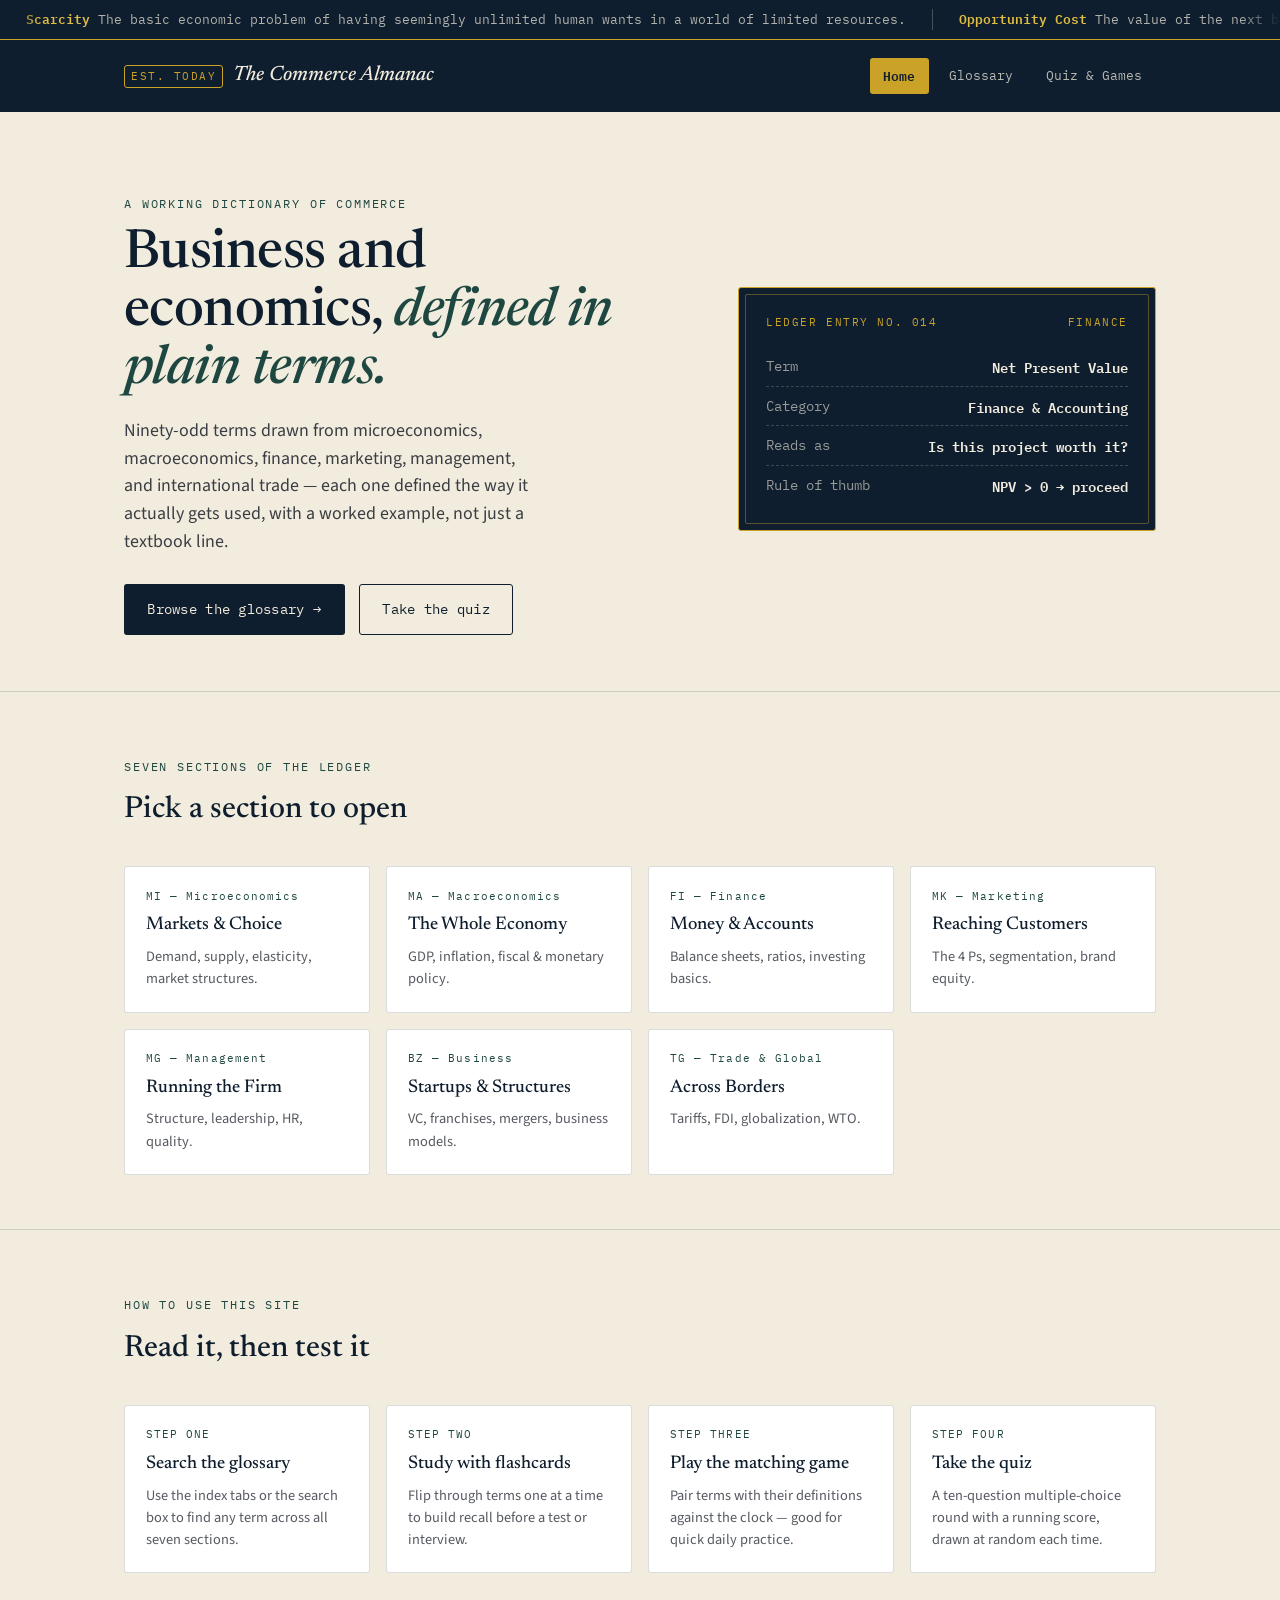
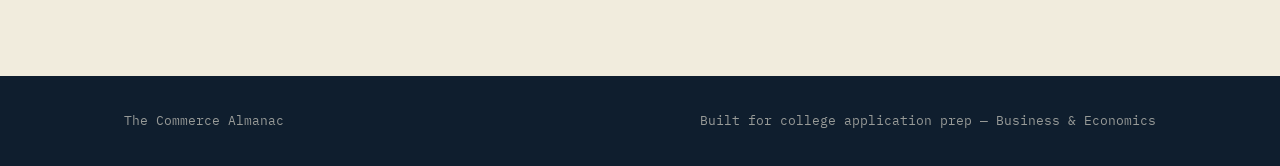
<file: index.html>
<!DOCTYPE html>
<html lang="en">
<head>
<meta charset="UTF-8" />
<meta name="viewport" content="width=device-width, initial-scale=1.0" />
<title>The Commerce Almanac — Business &amp; Economics, Explained</title>
<meta name="description" content="A student-built dictionary of business and economics terms, with quizzes and games for practice." />
<link rel="stylesheet" href="css/style.css" />
</head>
<body>

<div class="ticker"><div class="ticker-track" id="tickerTrack"></div></div>

<header class="site-header">
  <div class="nav-wrap">
    <a href="index.html" class="brand">
      <span class="brand-mark">EST. TODAY</span>
      <span class="brand-name">The Commerce Almanac</span>
    </a>
    <nav class="main-nav">
      <a href="index.html">Home</a>
      <a href="glossary.html">Glossary</a>
      <a href="quiz.html">Quiz &amp; Games</a>
    </nav>
  </div>
</header>

<main>
  <section class="hero">
    <div class="wrap hero-grid">
      <div>
        <p class="eyebrow">A working dictionary of commerce</p>
        <h1>Business and economics, <em>defined in plain terms.</em></h1>
        <p class="lede">Ninety-odd terms drawn from microeconomics, macroeconomics, finance, marketing, management, and international trade — each one defined the way it actually gets used, with a worked example, not just a textbook line.</p>
        <div class="cta-row">
          <a href="glossary.html" class="btn btn-primary">Browse the glossary →</a>
          <a href="quiz.html" class="btn btn-outline">Take the quiz</a>
        </div>
      </div>
      <div class="ledger-card">
        <div class="lc-head"><span>Ledger Entry No. 014</span><span>FINANCE</span></div>
        <dl>
          <div class="row"><dt>Term</dt><dd>Net Present Value</dd></div>
          <div class="row"><dt>Category</dt><dd>Finance &amp; Accounting</dd></div>
          <div class="row"><dt>Reads as</dt><dd>Is this project worth it?</dd></div>
          <div class="row"><dt>Rule of thumb</dt><dd>NPV &gt; 0 → proceed</dd></div>
        </dl>
      </div>
    </div>
  </section>

  <section>
    <div class="wrap">
      <div class="section-head">
        <div>
          <p class="eyebrow">Seven sections of the ledger</p>
          <h2>Pick a section to open</h2>
        </div>
      </div>
      <div class="cat-grid" id="catGrid">
        <a href="glossary.html?cat=micro" class="cat-card"><span class="cc-tab">MI — Microeconomics</span><h3>Markets &amp; Choice</h3><p>Demand, supply, elasticity, market structures.</p></a>
        <a href="glossary.html?cat=macro" class="cat-card"><span class="cc-tab">MA — Macroeconomics</span><h3>The Whole Economy</h3><p>GDP, inflation, fiscal &amp; monetary policy.</p></a>
        <a href="glossary.html?cat=finance" class="cat-card"><span class="cc-tab">FI — Finance</span><h3>Money &amp; Accounts</h3><p>Balance sheets, ratios, investing basics.</p></a>
        <a href="glossary.html?cat=marketing" class="cat-card"><span class="cc-tab">MK — Marketing</span><h3>Reaching Customers</h3><p>The 4 Ps, segmentation, brand equity.</p></a>
        <a href="glossary.html?cat=mgmt" class="cat-card"><span class="cc-tab">MG — Management</span><h3>Running the Firm</h3><p>Structure, leadership, HR, quality.</p></a>
        <a href="glossary.html?cat=biz" class="cat-card"><span class="cc-tab">BZ — Business</span><h3>Startups &amp; Structures</h3><p>VC, franchises, mergers, business models.</p></a>
        <a href="glossary.html?cat=trade" class="cat-card"><span class="cc-tab">TG — Trade &amp; Global</span><h3>Across Borders</h3><p>Tariffs, FDI, globalization, WTO.</p></a>
      </div>
    </div>
  </section>

  <hr class="rule" />

  <section>
    <div class="wrap">
      <div class="section-head">
        <div>
          <p class="eyebrow">How to use this site</p>
          <h2>Read it, then test it</h2>
        </div>
      </div>
      <div class="cat-grid">
        <div class="cat-card" style="cursor:default;">
          <span class="cc-tab">STEP ONE</span>
          <h3>Search the glossary</h3>
          <p>Use the index tabs or the search box to find any term across all seven sections.</p>
        </div>
        <div class="cat-card" style="cursor:default;">
          <span class="cc-tab">STEP TWO</span>
          <h3>Study with flashcards</h3>
          <p>Flip through terms one at a time to build recall before a test or interview.</p>
        </div>
        <div class="cat-card" style="cursor:default;">
          <span class="cc-tab">STEP THREE</span>
          <h3>Play the matching game</h3>
          <p>Pair terms with their definitions against the clock — good for quick daily practice.</p>
        </div>
        <div class="cat-card" style="cursor:default;">
          <span class="cc-tab">STEP FOUR</span>
          <h3>Take the quiz</h3>
          <p>A ten-question multiple-choice round with a running score, drawn at random each time.</p>
        </div>
      </div>
    </div>
  </section>
</main>

<footer class="site-footer">
  <div class="wrap">
    <span>The Commerce Almanac</span>
    <span>Built for college application prep — Business &amp; Economics</span>
  </div>
</footer>

<script src="js/terms-data.js"></script>
<script src="js/main.js"></script>
</body>
</html>
</file>
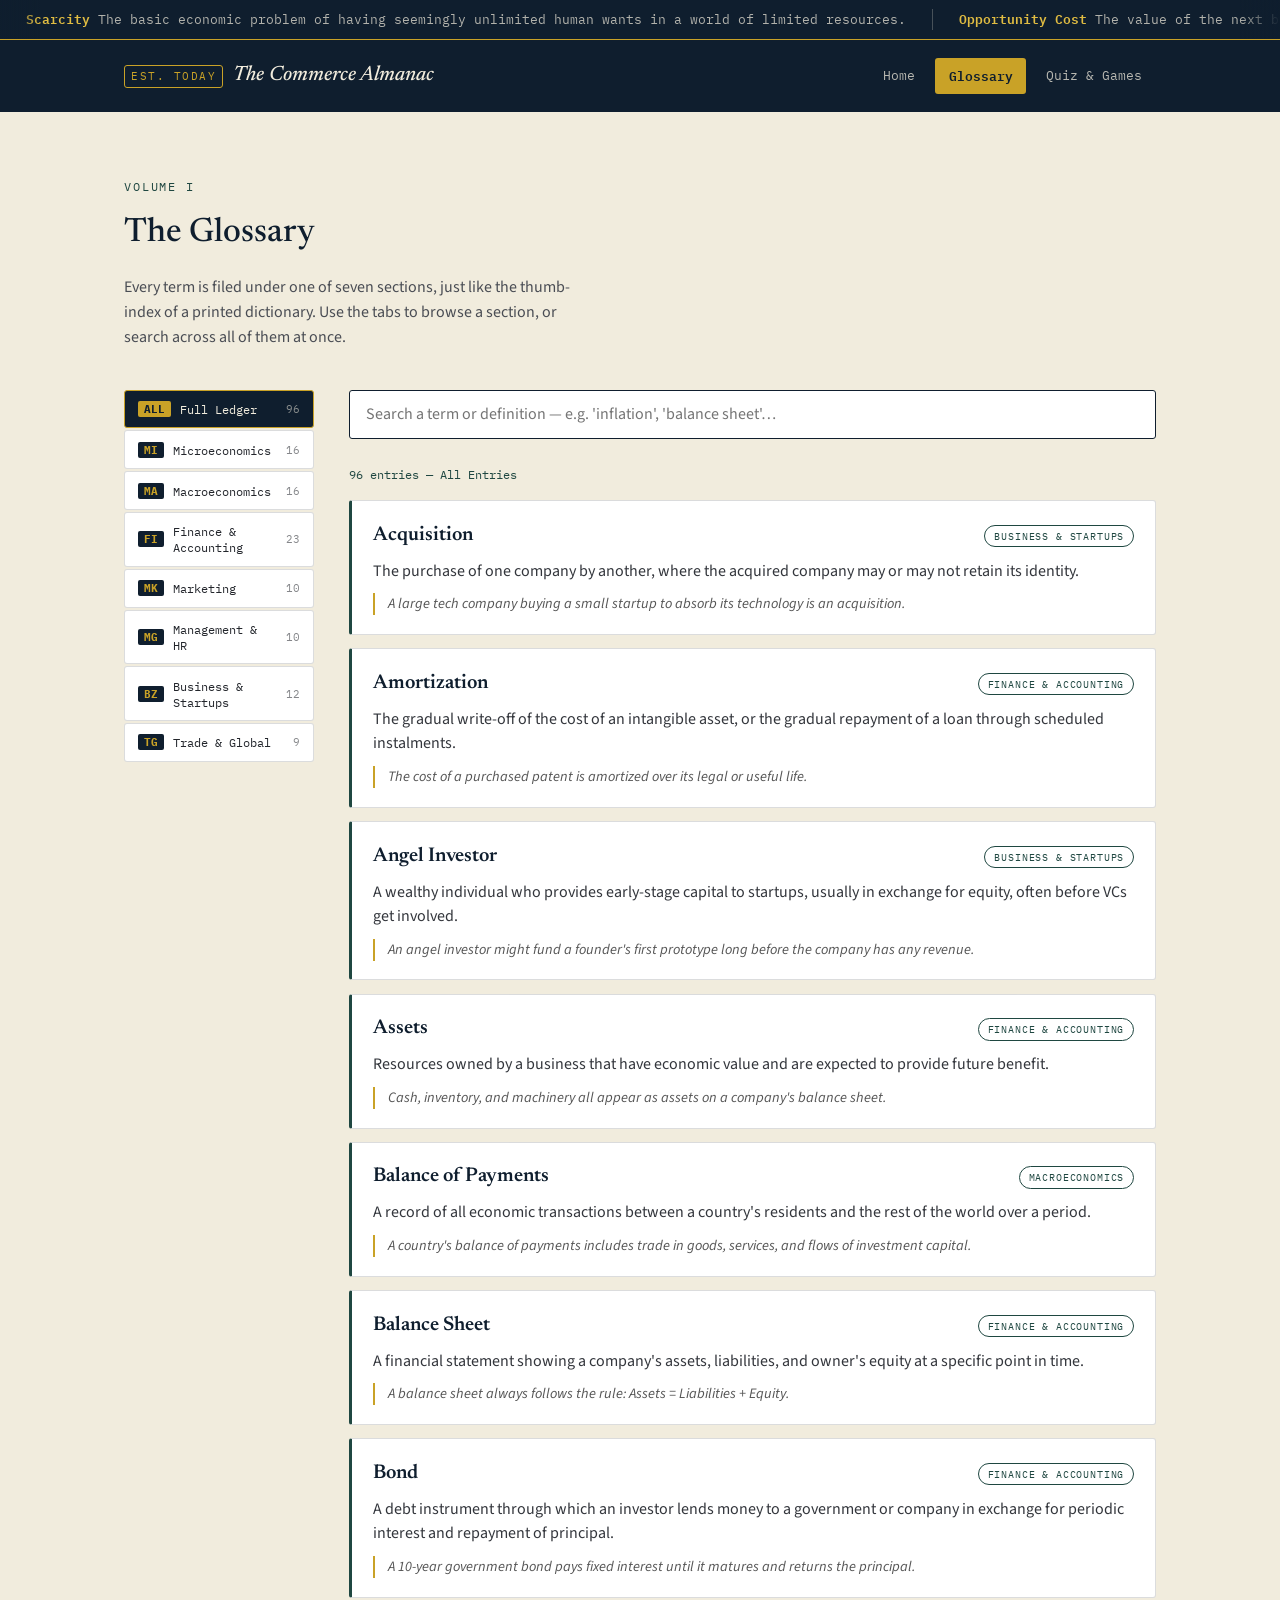
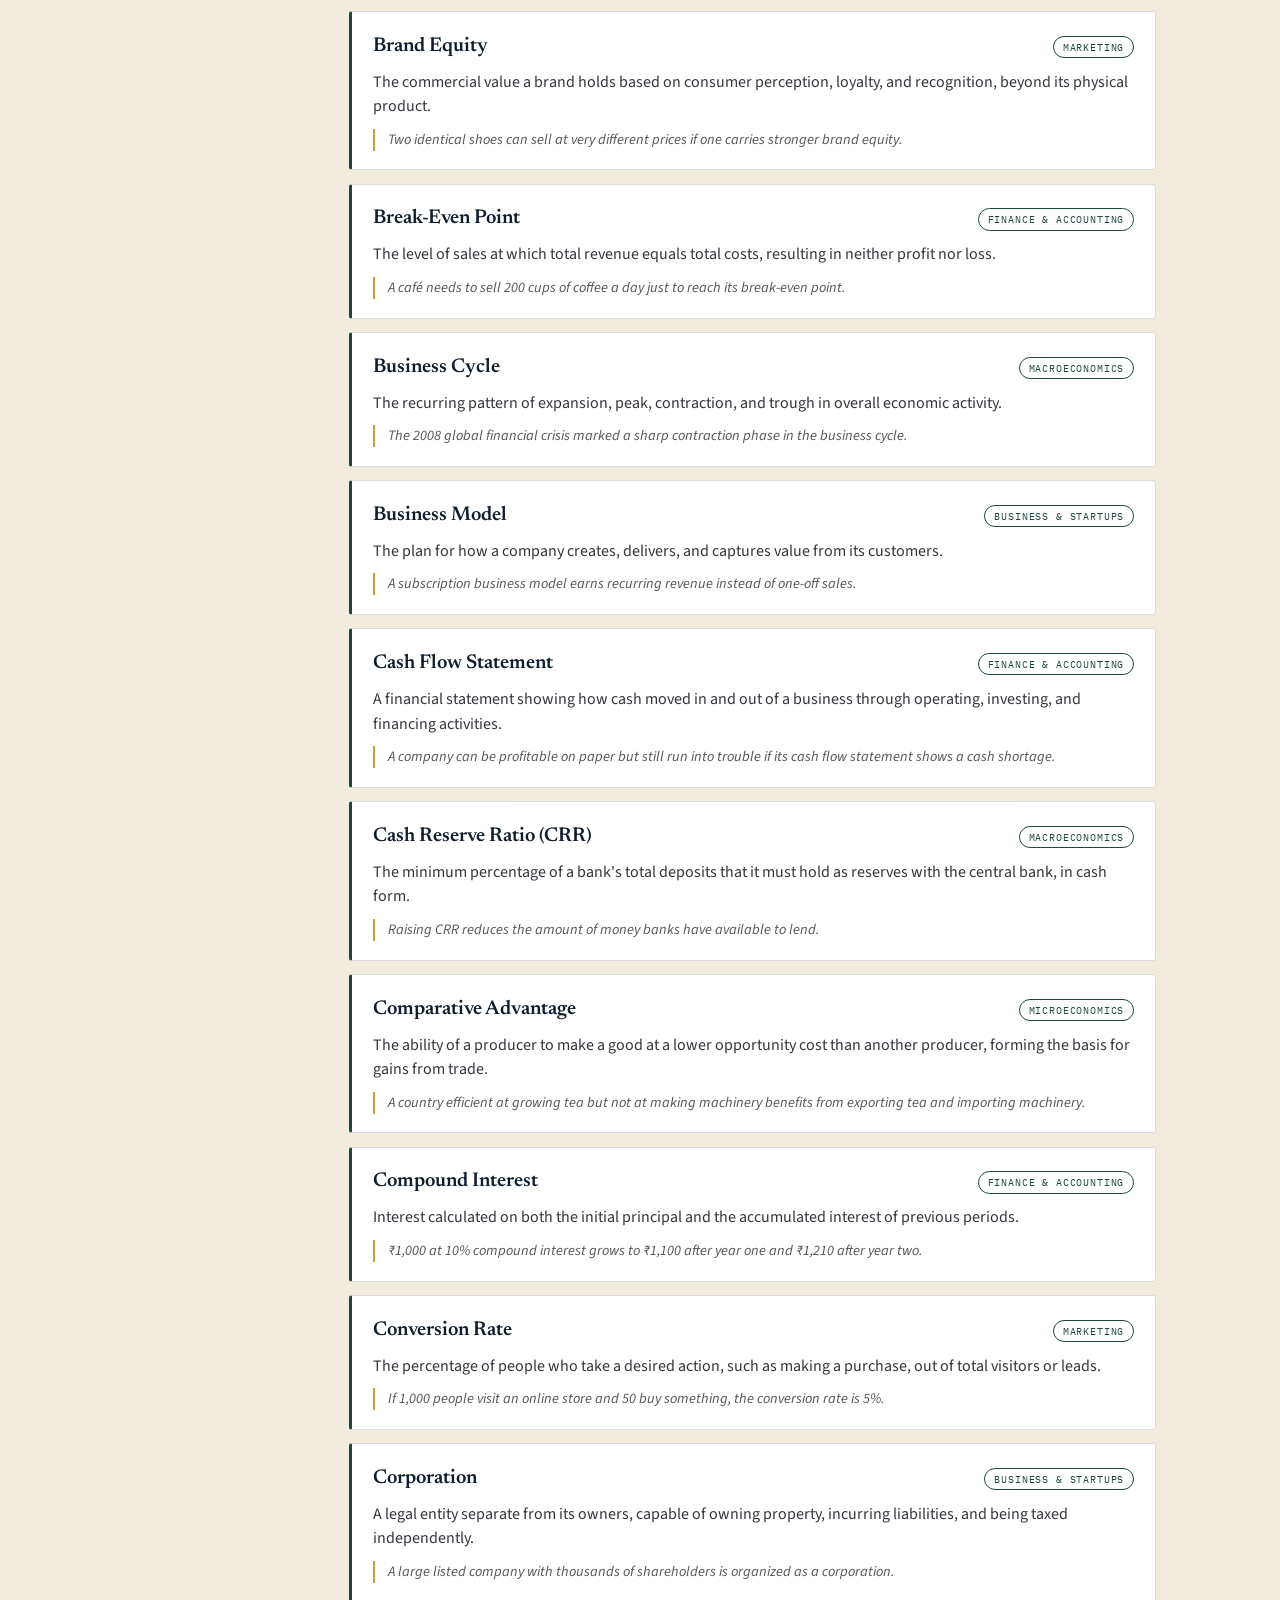
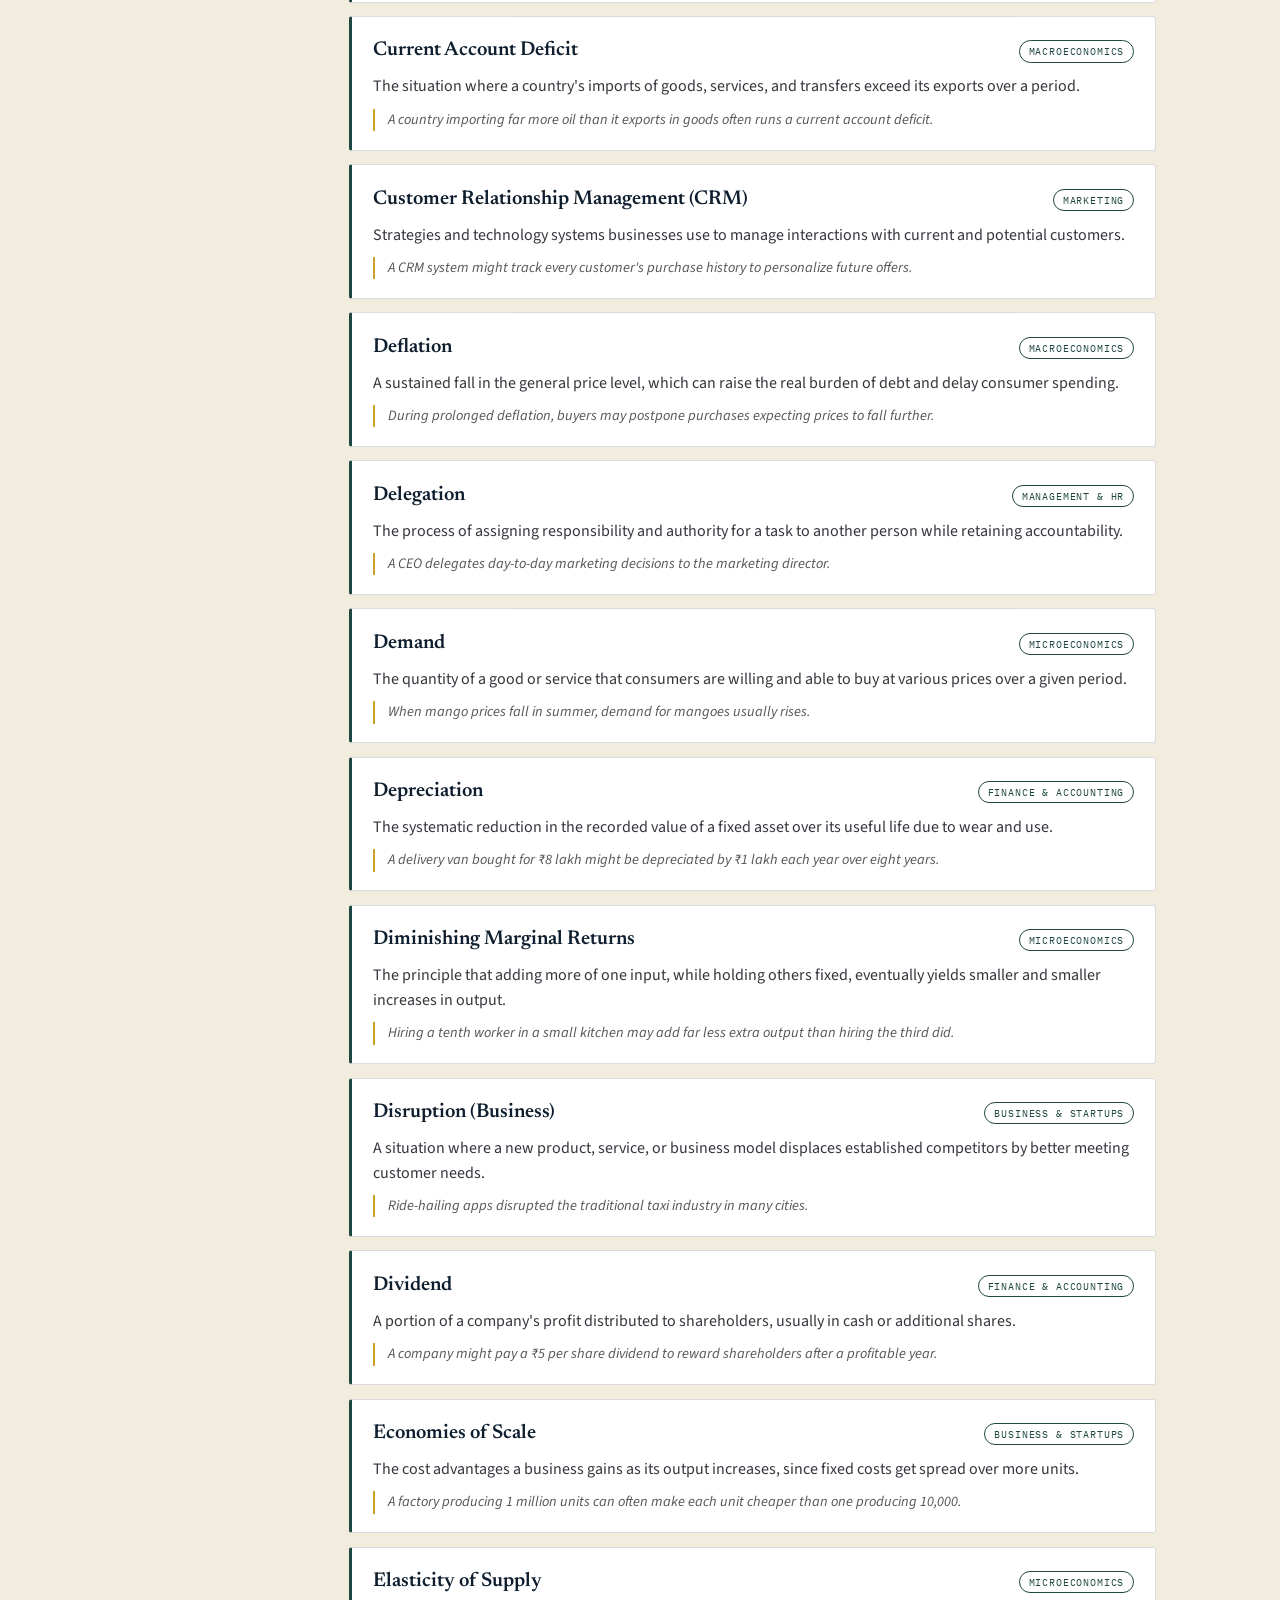
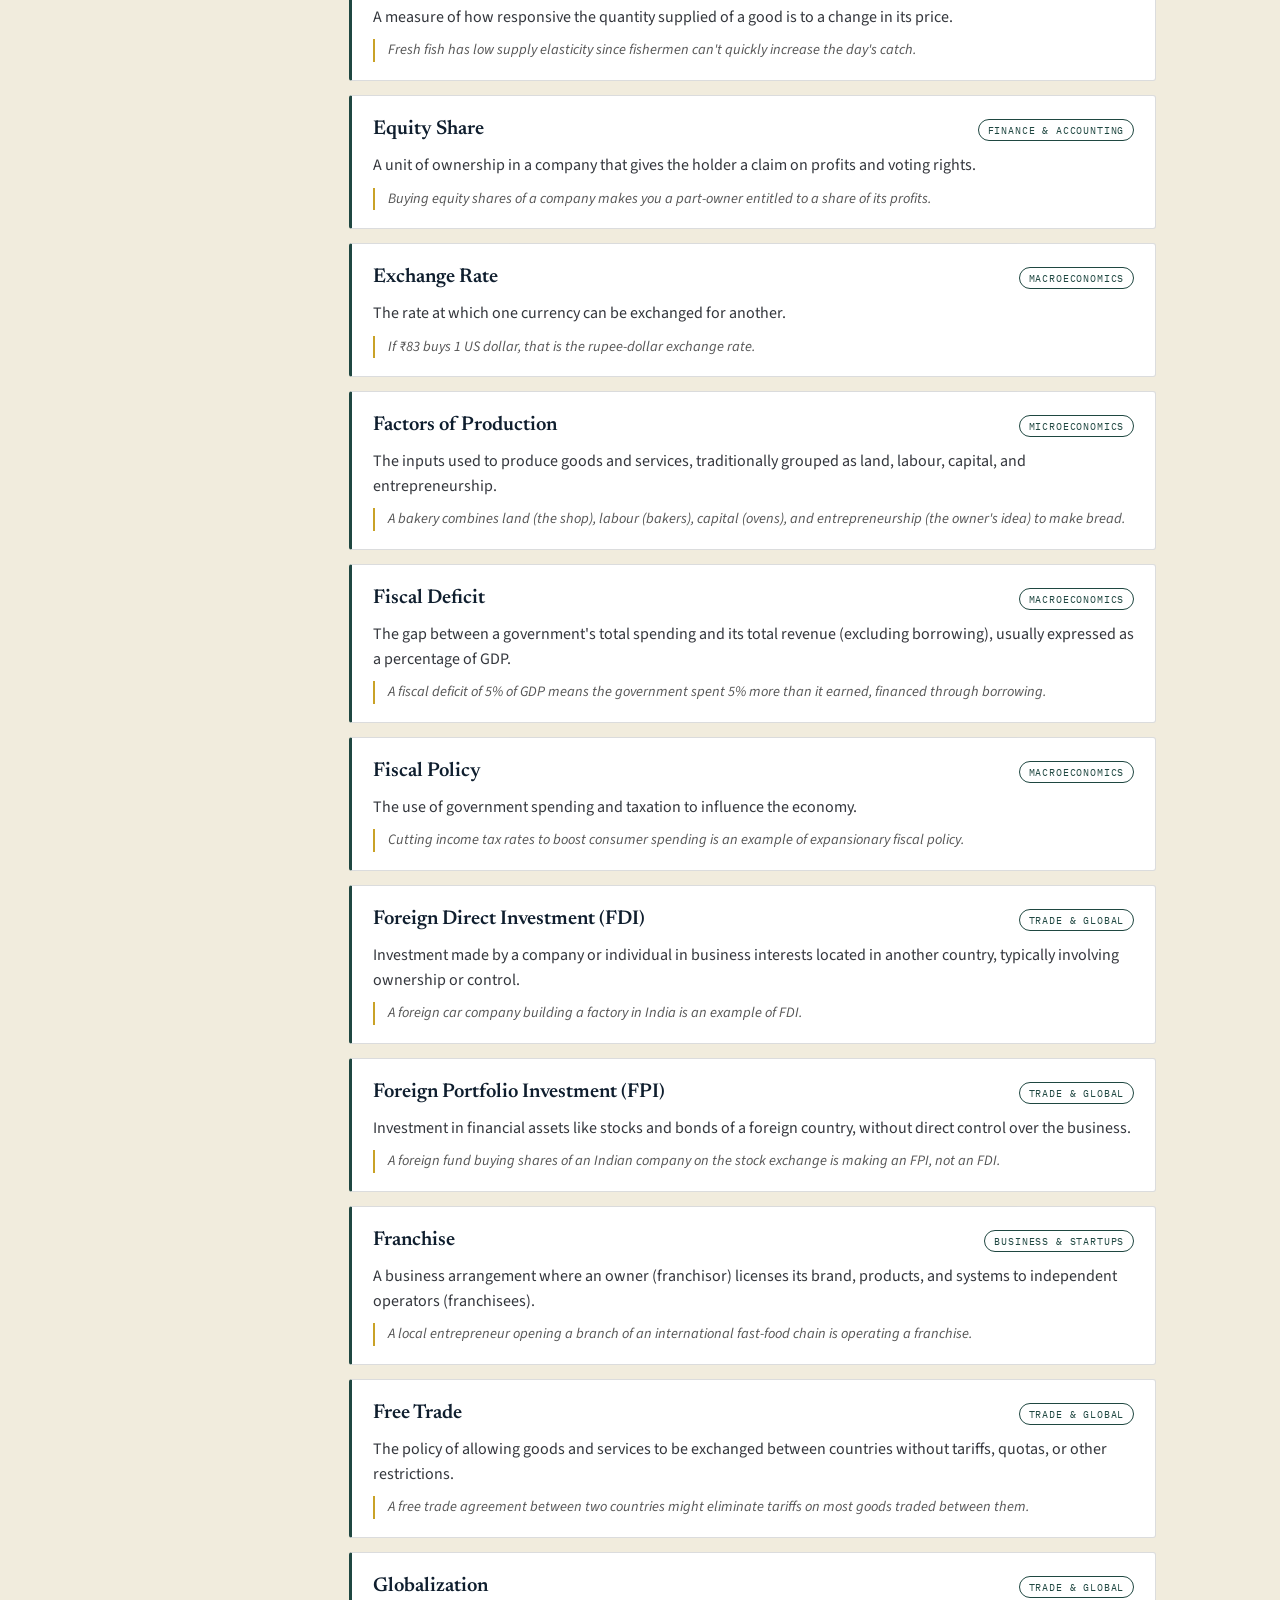
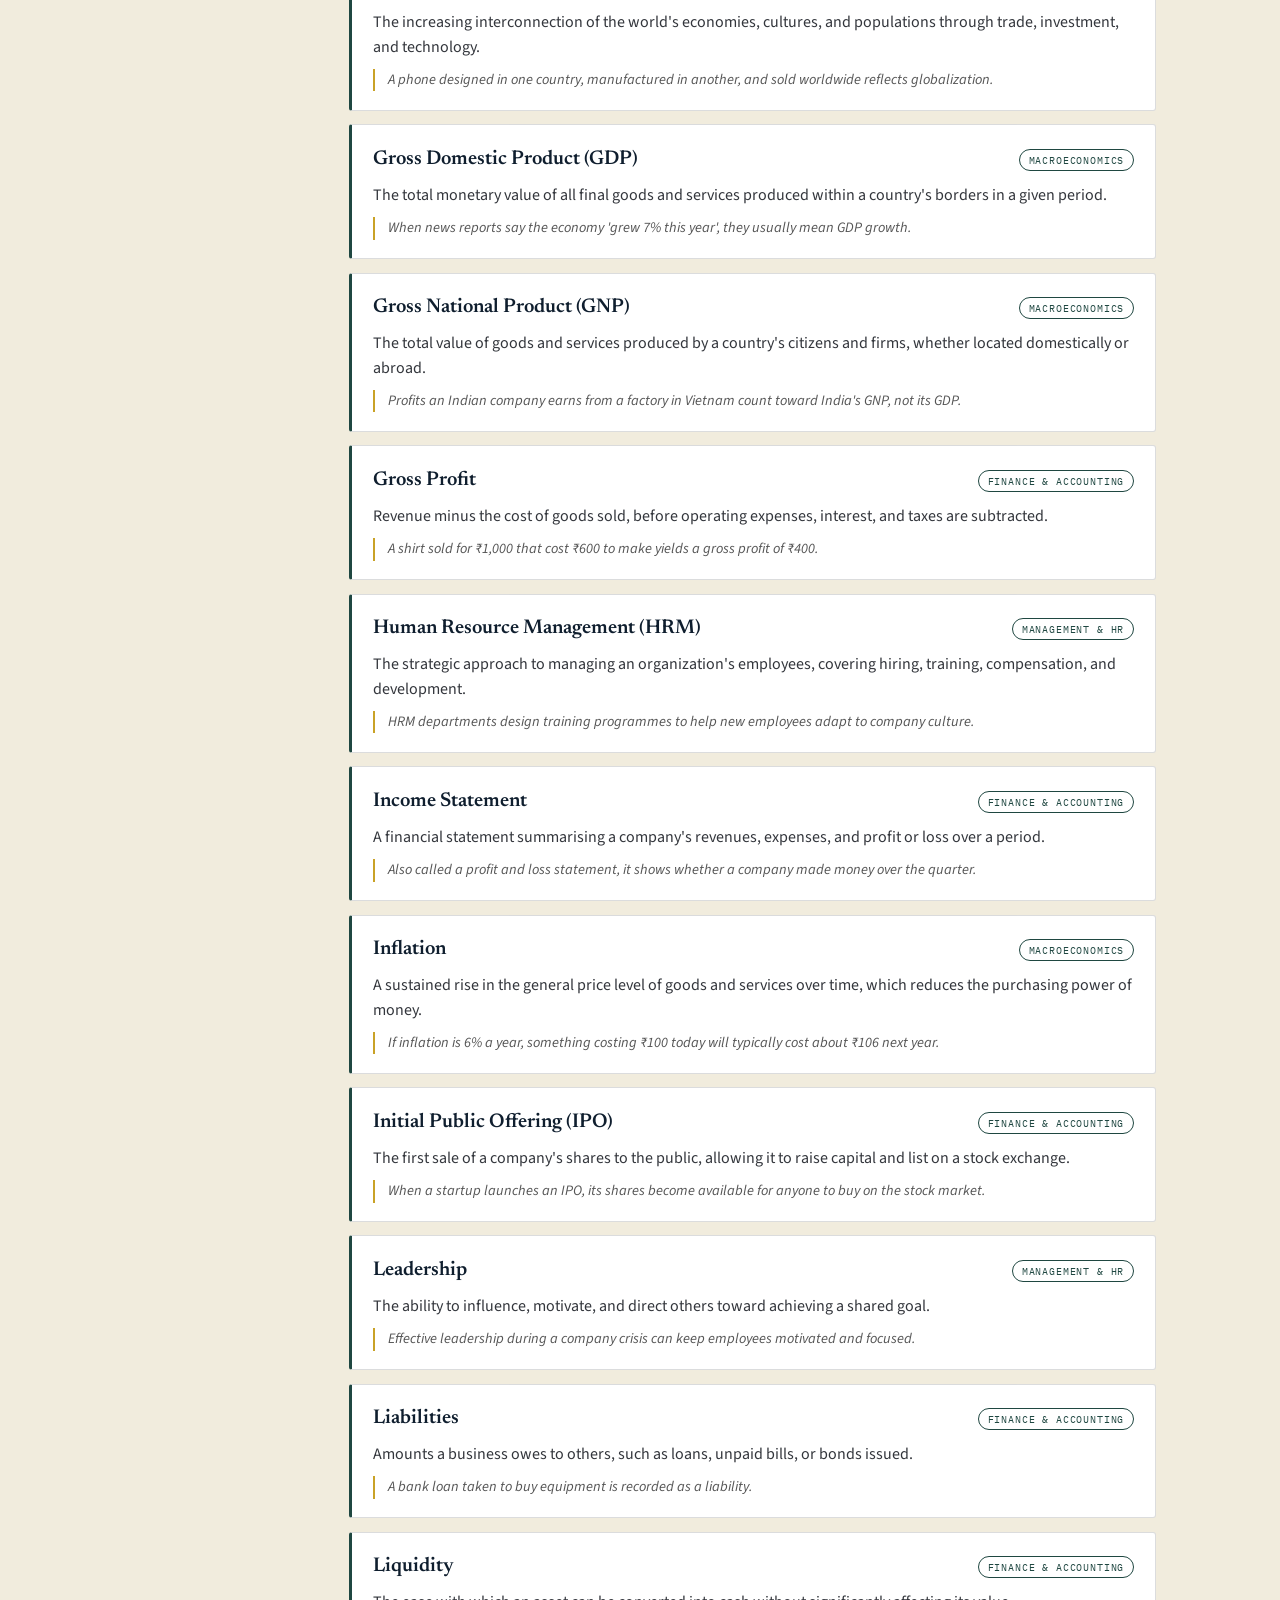
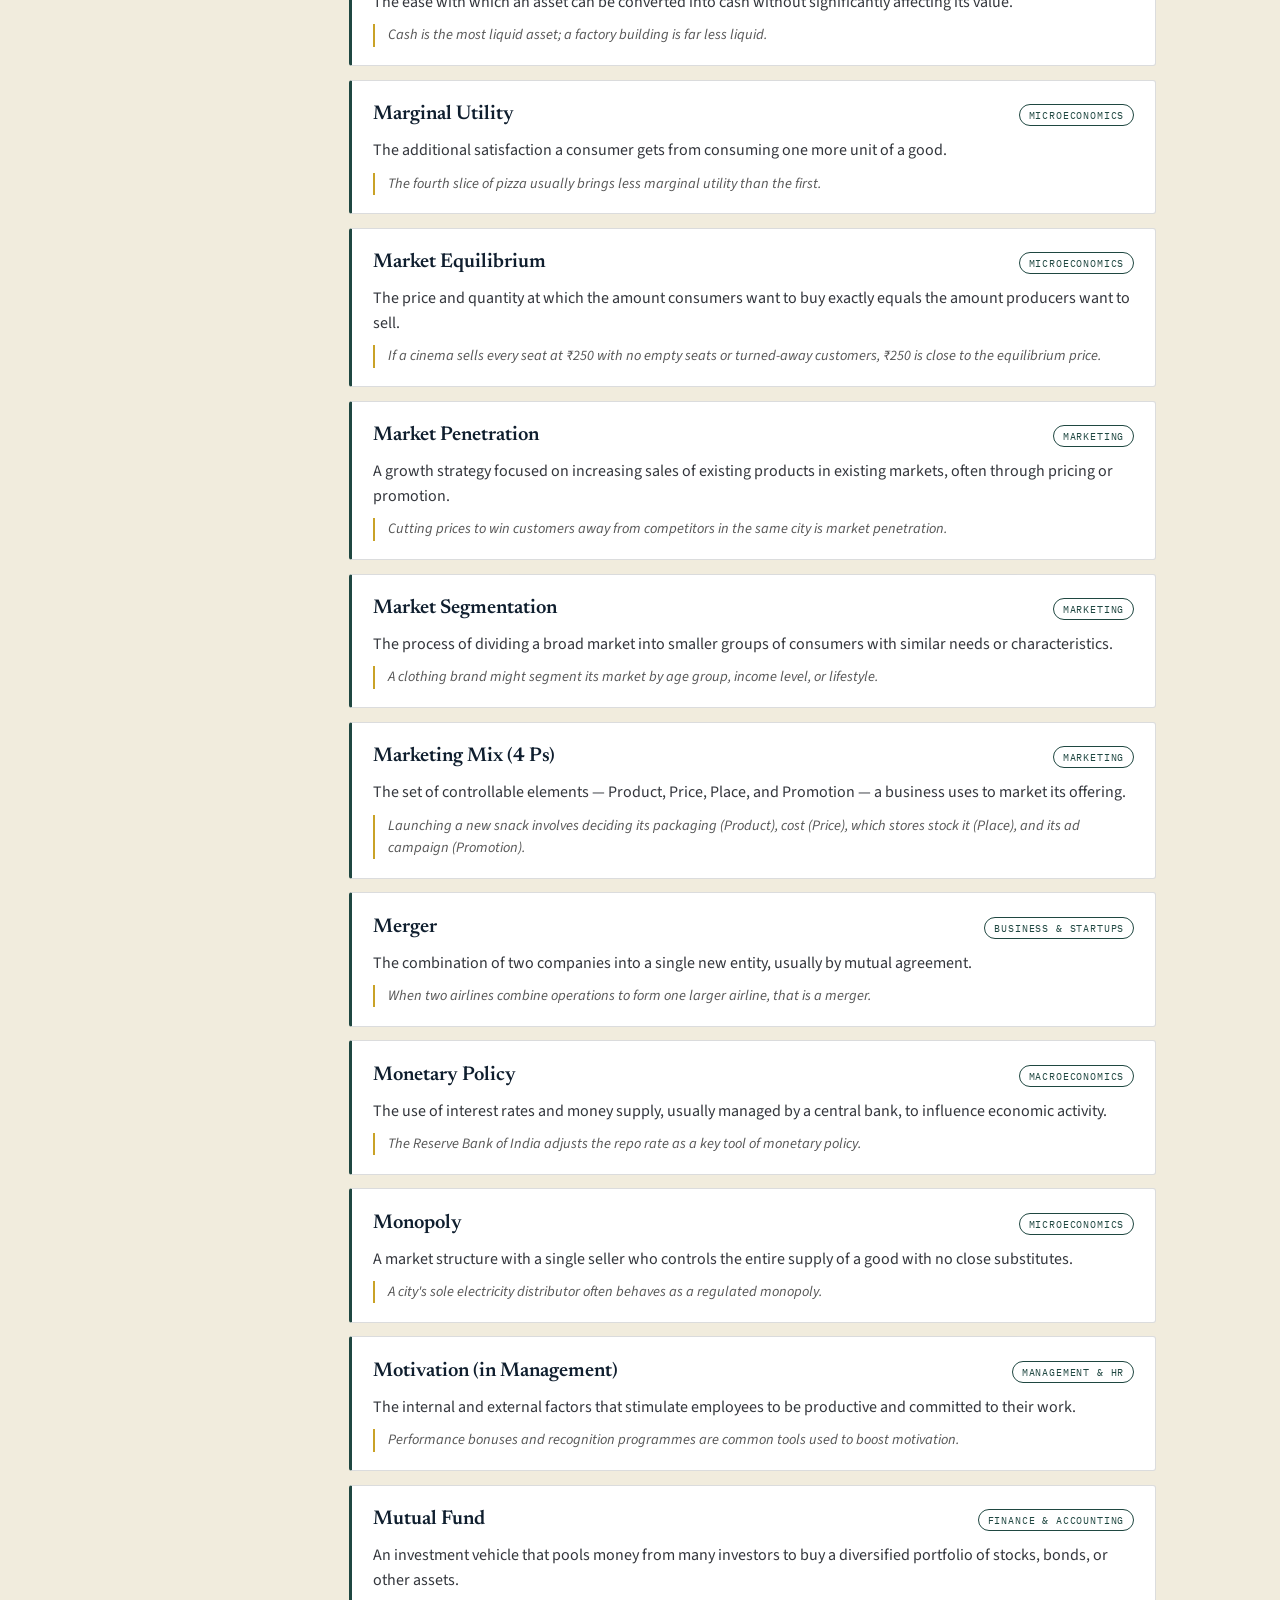
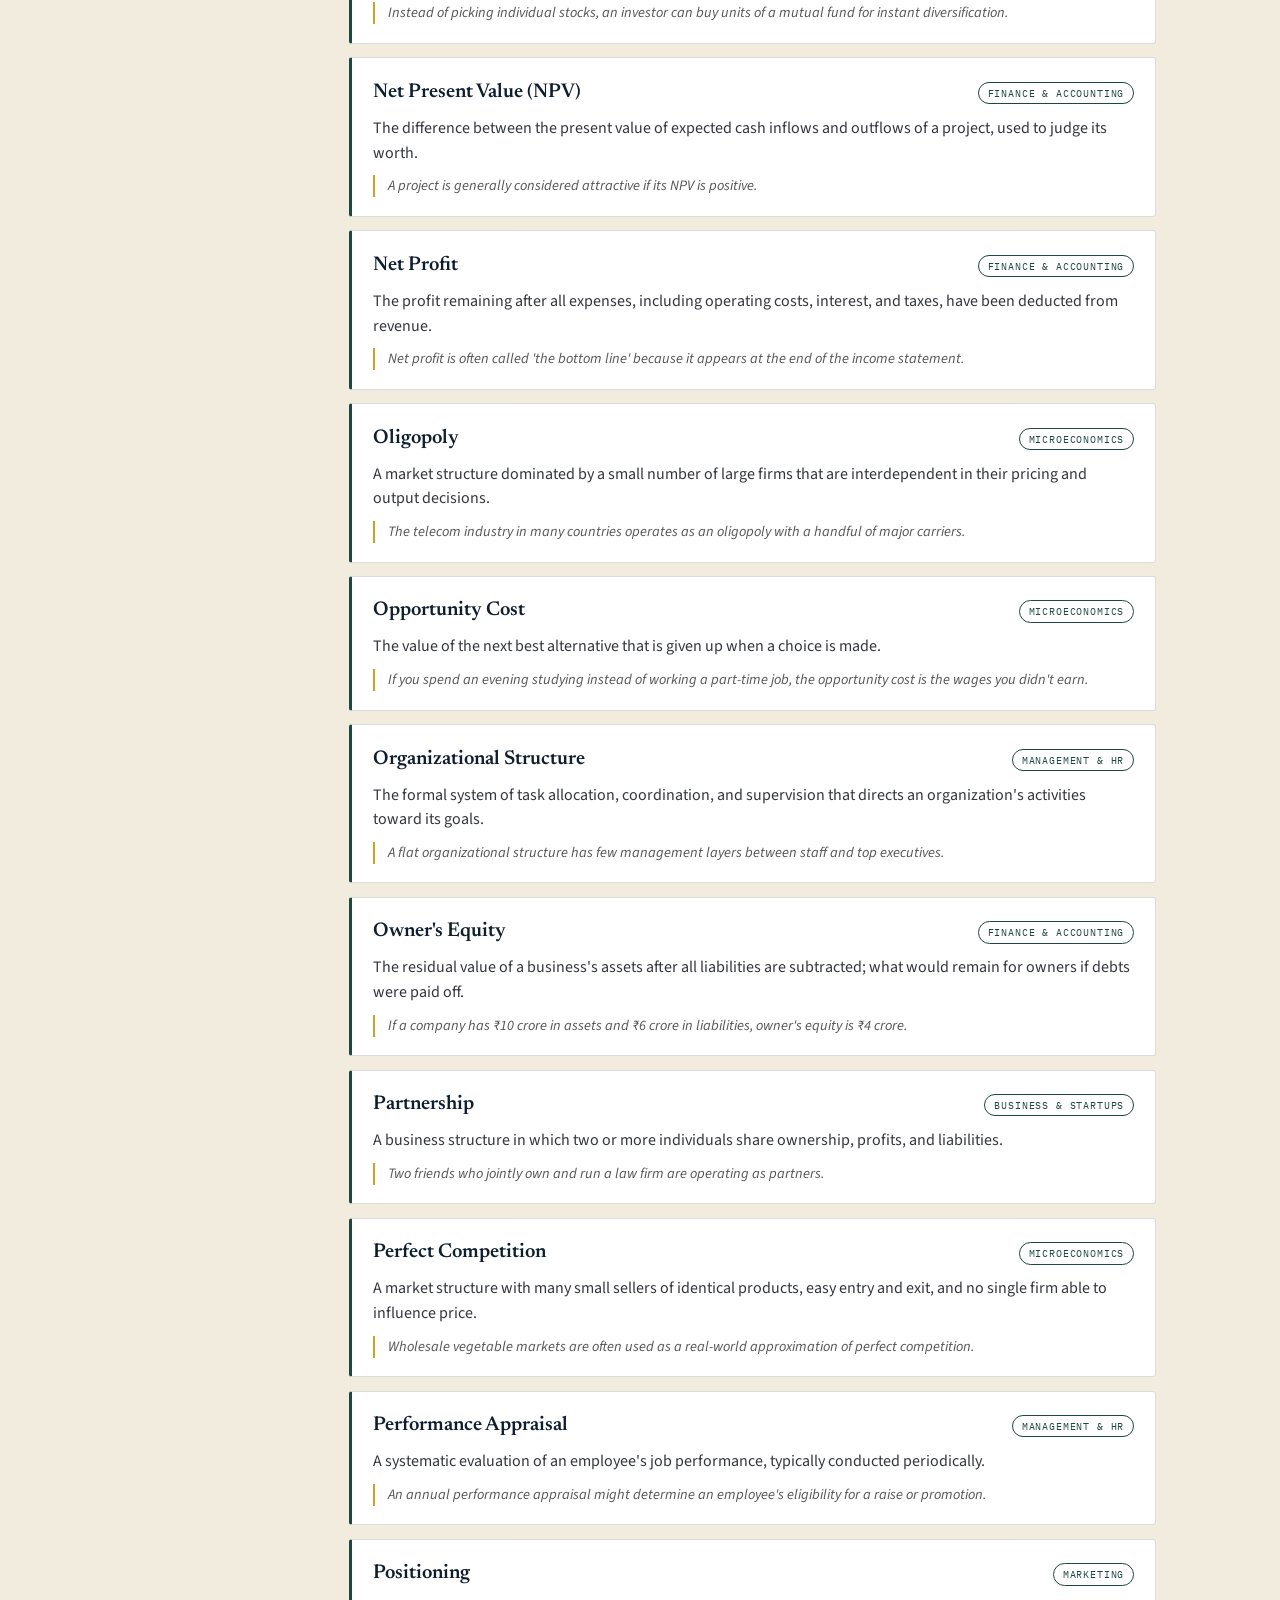
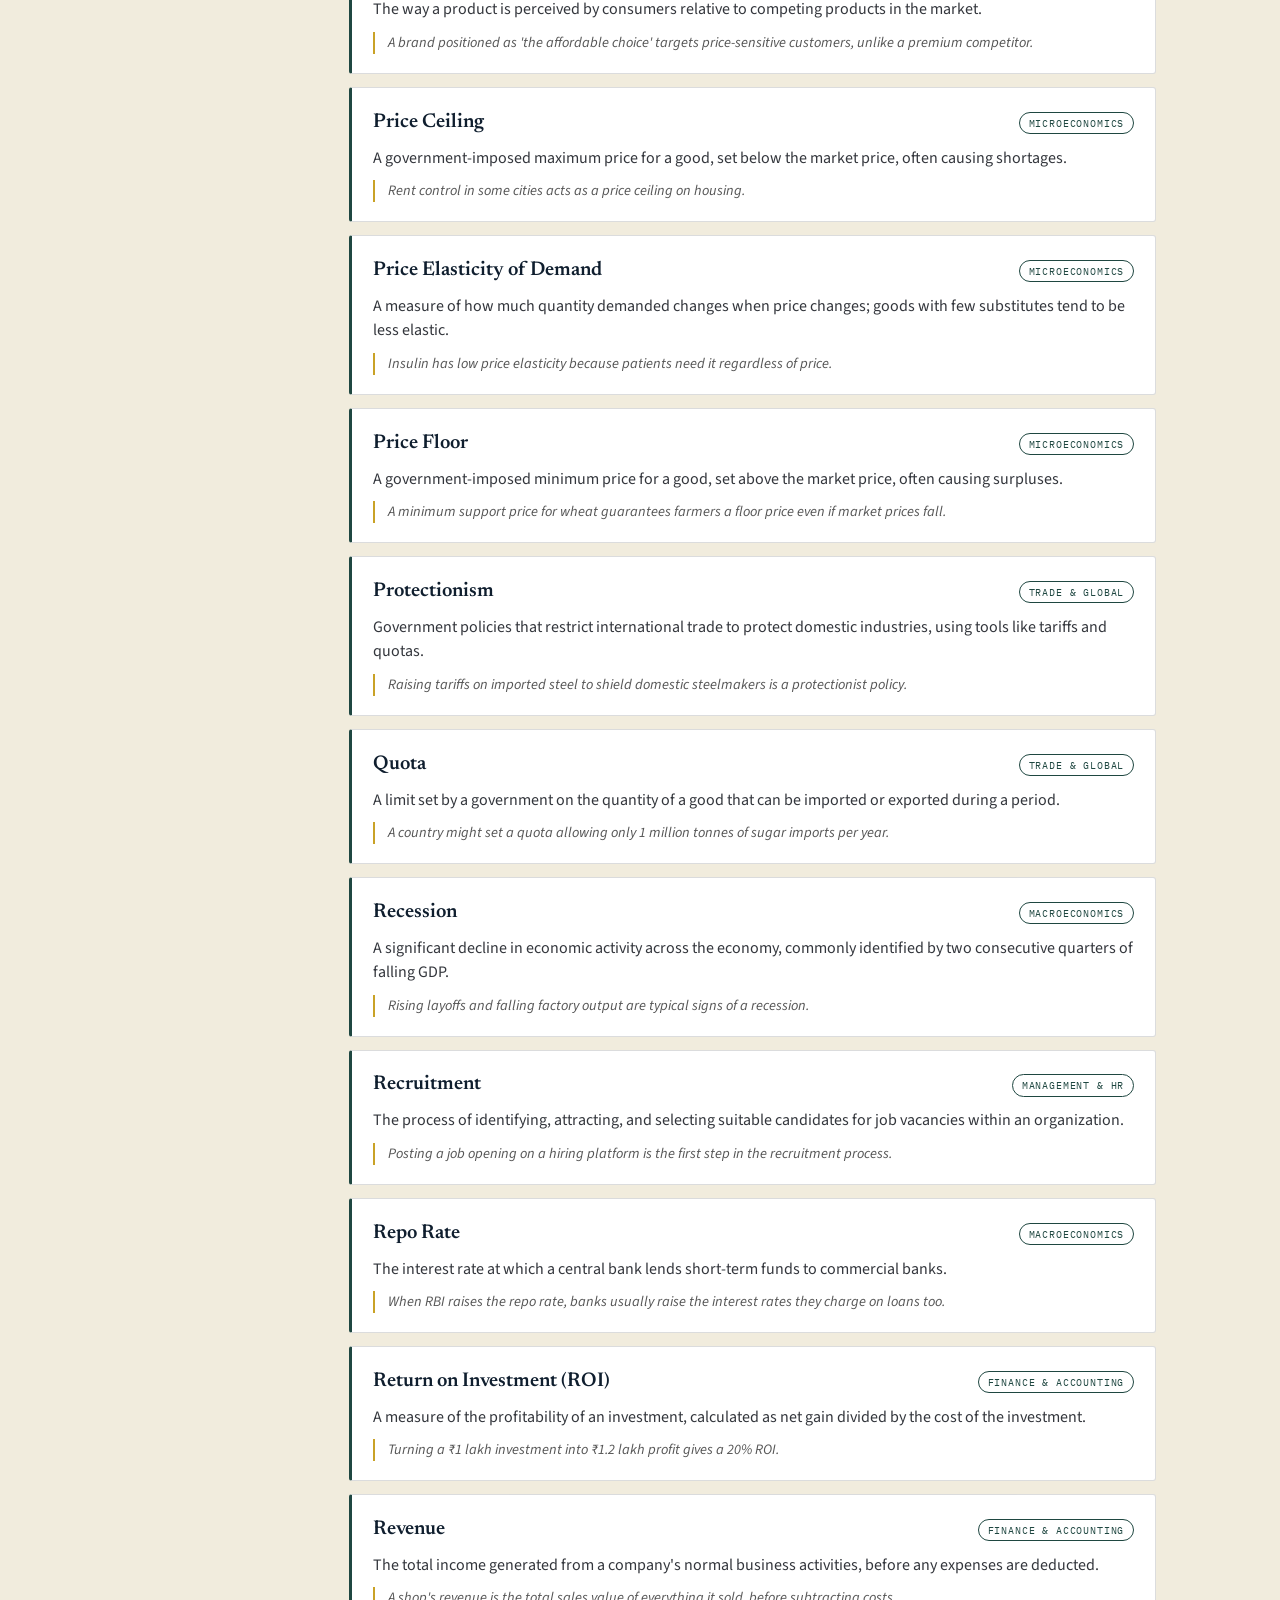
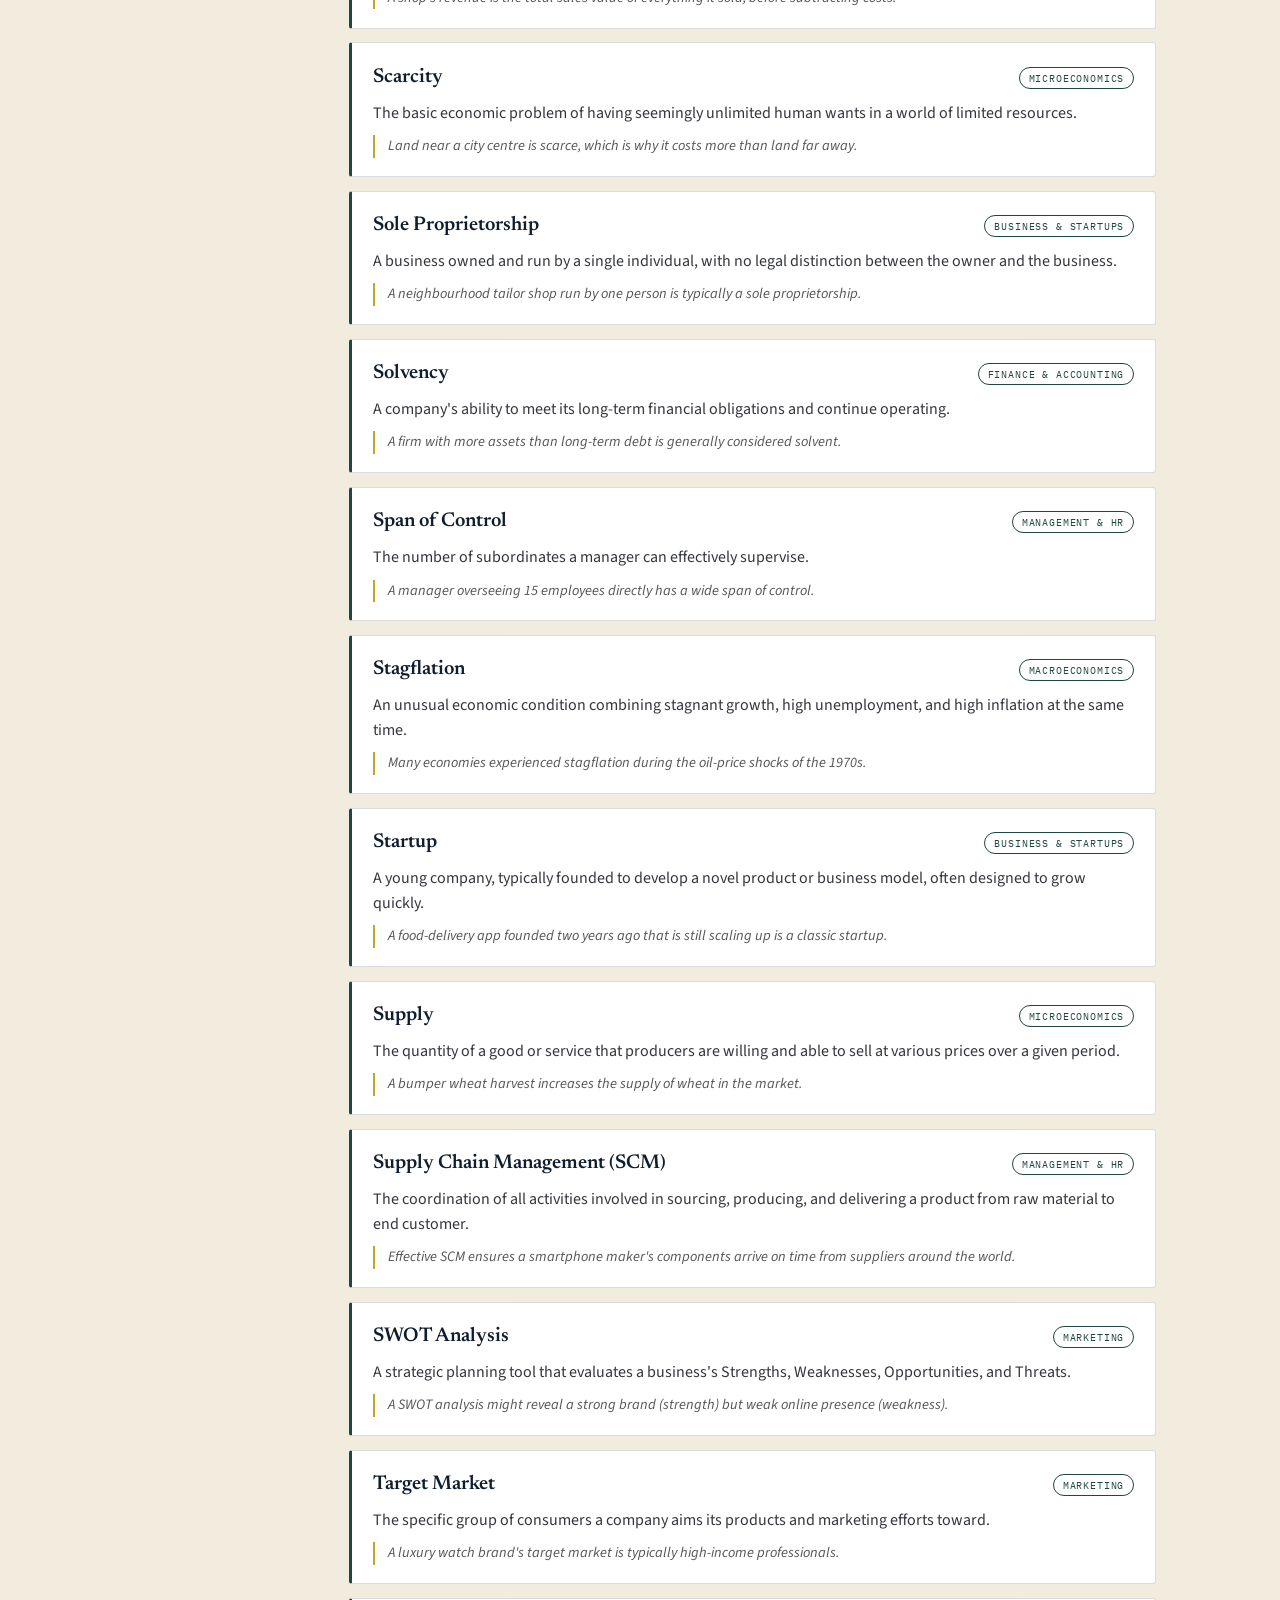
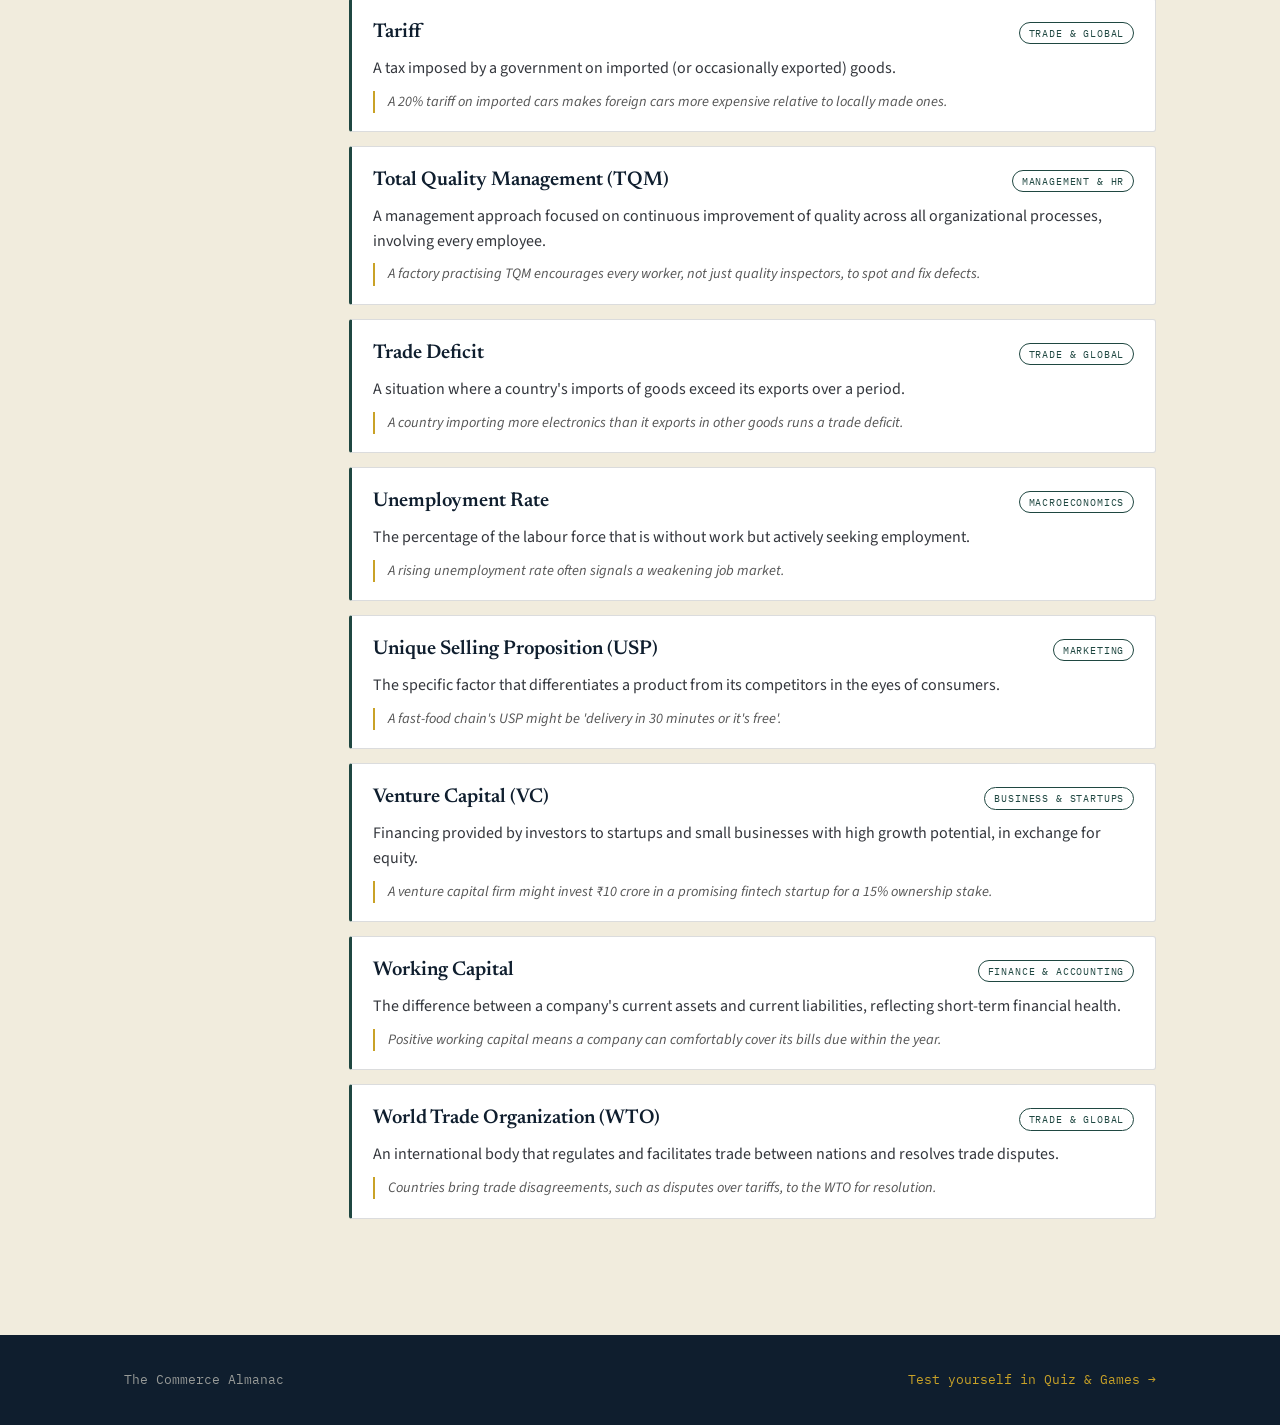
<file: glossary.html>
<!DOCTYPE html>
<html lang="en">
<head>
<meta charset="UTF-8" />
<meta name="viewport" content="width=device-width, initial-scale=1.0" />
<title>Glossary — The Commerce Almanac</title>
<meta name="description" content="Searchable dictionary of business and economics terms across seven categories." />
<link rel="stylesheet" href="css/style.css" />
</head>
<body>

<div class="ticker"><div class="ticker-track" id="tickerTrack"></div></div>

<header class="site-header">
  <div class="nav-wrap">
    <a href="index.html" class="brand">
      <span class="brand-mark">EST. TODAY</span>
      <span class="brand-name">The Commerce Almanac</span>
    </a>
    <nav class="main-nav">
      <a href="index.html">Home</a>
      <a href="glossary.html">Glossary</a>
      <a href="quiz.html">Quiz &amp; Games</a>
    </nav>
  </div>
</header>

<main>
  <section style="padding-bottom: 1rem;">
    <div class="wrap">
      <p class="eyebrow">Volume I</p>
      <h2 style="font-size: 2.1rem; margin-bottom: 0.6rem;">The Glossary</h2>
      <p style="max-width: 60ch; color:#4a4d54;">Every term is filed under one of seven sections, just like the thumb-index of a printed dictionary. Use the tabs to browse a section, or search across all of them at once.</p>
    </div>
  </section>

  <section style="padding-top: 0.5rem;">
    <div class="wrap glossary-shell">
      <nav class="index-tabs" id="indexTabs" aria-label="Glossary categories"></nav>

      <div>
        <div class="search-row">
          <input type="text" id="searchInput" class="search-input" placeholder="Search a term or definition — e.g. 'inflation', 'balance sheet'…" />
        </div>
        <p class="result-count" id="resultCount"></p>
        <div id="entryList"></div>
      </div>
    </div>
  </section>
</main>

<footer class="site-footer">
  <div class="wrap">
    <span>The Commerce Almanac</span>
    <span><a href="quiz.html" style="color:var(--gold); text-decoration:none;">Test yourself in Quiz &amp; Games →</a></span>
  </div>
</footer>

<script src="js/terms-data.js"></script>
<script src="js/main.js"></script>
<script src="js/glossary.js"></script>
</body>
</html>
</file>
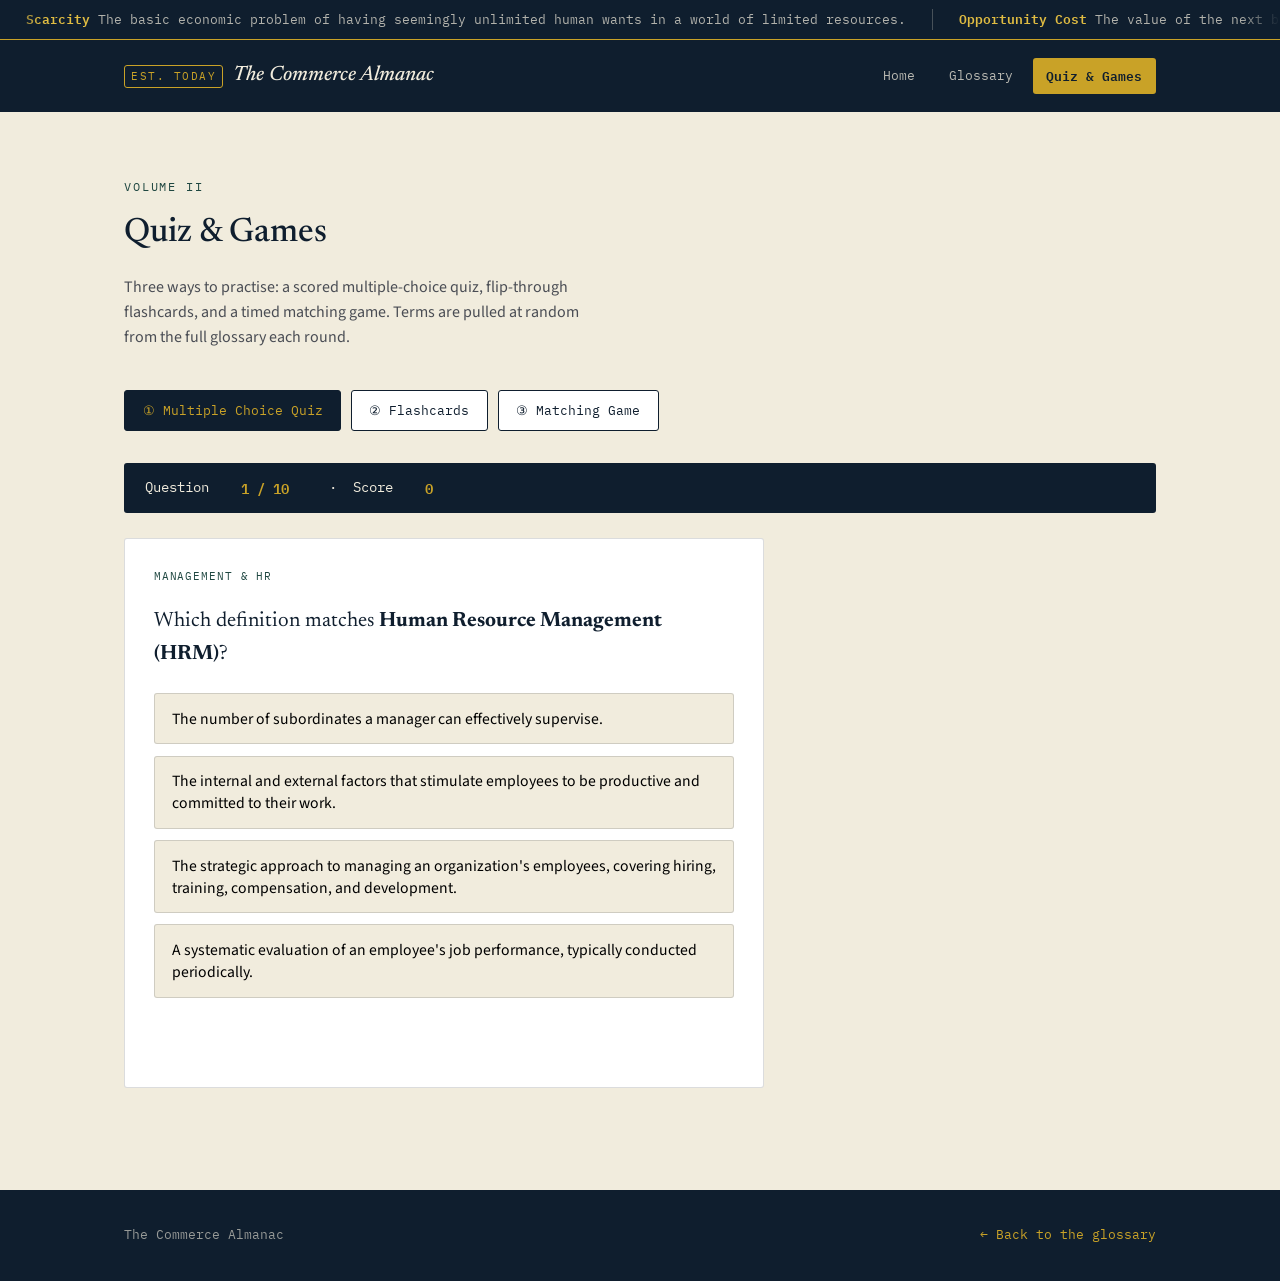
<file: quiz.html>
<!DOCTYPE html>
<html lang="en">
<head>
<meta charset="UTF-8" />
<meta name="viewport" content="width=device-width, initial-scale=1.0" />
<title>Quiz &amp; Games — The Commerce Almanac</title>
<meta name="description" content="Practice business and economics terms with a multiple-choice quiz, flashcards, and a matching game." />
<link rel="stylesheet" href="css/style.css" />
</head>
<body>

<div class="ticker"><div class="ticker-track" id="tickerTrack"></div></div>

<header class="site-header">
  <div class="nav-wrap">
    <a href="index.html" class="brand">
      <span class="brand-mark">EST. TODAY</span>
      <span class="brand-name">The Commerce Almanac</span>
    </a>
    <nav class="main-nav">
      <a href="index.html">Home</a>
      <a href="glossary.html">Glossary</a>
      <a href="quiz.html">Quiz &amp; Games</a>
    </nav>
  </div>
</header>

<main>
  <section style="padding-bottom: 1rem;">
    <div class="wrap">
      <p class="eyebrow">Volume II</p>
      <h2 style="font-size: 2.1rem; margin-bottom: 0.6rem;">Quiz &amp; Games</h2>
      <p style="max-width: 60ch; color:#4a4d54;">Three ways to practise: a scored multiple-choice quiz, flip-through flashcards, and a timed matching game. Terms are pulled at random from the full glossary each round.</p>
    </div>
  </section>

  <section style="padding-top: 0.5rem;">
    <div class="wrap">
      <div class="mode-switch" role="tablist" aria-label="Choose a game mode">
        <button class="mode-btn active" data-panel="panel-quiz">① Multiple Choice Quiz</button>
        <button class="mode-btn" data-panel="panel-flash">② Flashcards</button>
        <button class="mode-btn" data-panel="panel-match">③ Matching Game</button>
      </div>

      <!-- QUIZ PANEL -->
      <div class="game-panel active" id="panel-quiz">
        <div class="scoreboard" id="quizScoreboard"></div>
        <div id="quizStage"></div>
      </div>

      <!-- FLASHCARD PANEL -->
      <div class="game-panel" id="panel-flash">
        <div class="flash-stage">
          <p class="flash-hint" id="flashCounter"></p>
          <div class="flashcard" id="flashcard">
            <div class="flashcard-inner">
              <div class="flash-face flash-front" id="flashFront"></div>
              <div class="flash-face flash-back" id="flashBack"></div>
            </div>
          </div>
          <p class="flash-hint">Tap the card to flip it</p>
          <div class="flash-controls">
            <button class="btn btn-outline" id="flashPrev">← Previous</button>
            <button class="btn btn-primary" id="flashNext">Next →</button>
            <button class="btn btn-outline" id="flashShuffle">Shuffle deck</button>
          </div>
        </div>
      </div>

      <!-- MATCHING GAME PANEL -->
      <div class="game-panel" id="panel-match">
        <div class="match-grid">
          <div class="match-col">
            <h3>Terms</h3>
            <div id="matchTerms"></div>
          </div>
          <div class="match-col">
            <h3>Definitions</h3>
            <div id="matchDefs"></div>
          </div>
        </div>
        <p class="match-status" id="matchStatus"></p>
      </div>
    </div>
  </section>
</main>

<footer class="site-footer">
  <div class="wrap">
    <span>The Commerce Almanac</span>
    <span><a href="glossary.html" style="color:var(--gold); text-decoration:none;">← Back to the glossary</a></span>
  </div>
</footer>

<script src="js/terms-data.js"></script>
<script src="js/main.js"></script>
<script src="js/quiz.js"></script>
</body>
</html>
</file>
<file: css/style.css>
/* ============================================================
   THE COMMERCE ALMANAC
   Design tokens
   Ink Navy   #0F1E2E   — primary dark ground
   Ledger     #F1ECDD   — paper / light ground
   Gilt Gold  #C9A227   — accent, "gold leaf"
   Deep Teal  #1F4741   — secondary accent
   Rust       #8C3B2E   — down-market / alert
   Charcoal   #22252B   — ink / body text
   ============================================================ */

@import url('https://fonts.googleapis.com/css2?family=Newsreader:ital,opsz,wght@0,72,400;0,72,500;0,72,600;1,72,400;1,72,500&family=Source+Sans+3:wght@400;500;600;700&family=IBM+Plex+Mono:wght@400;500;600&display=swap');

:root {
  --ink: #0F1E2E;
  --ink-2: #16283d;
  --paper: #F1ECDD;
  --paper-2: #e8e1cd;
  --gold: #C9A227;
  --gold-bright: #e0bc42;
  --teal: #1F4741;
  --teal-bright: #2d6a61;
  --rust: #8C3B2E;
  --charcoal: #22252B;
  --line: rgba(34, 37, 43, 0.16);
  --line-dark: rgba(241, 236, 221, 0.18);

  --font-display: "Newsreader", Georgia, serif;
  --font-body: "Source Sans 3", system-ui, sans-serif;
  --font-mono: "IBM Plex Mono", "Courier New", monospace;

  --radius: 3px;
}

* { box-sizing: border-box; }

html { scroll-behavior: smooth; }

body {
  margin: 0;
  background: var(--paper);
  color: var(--charcoal);
  font-family: var(--font-body);
  font-size: 16px;
  line-height: 1.55;
}

a { color: inherit; }

img, svg { display: block; max-width: 100%; }

::selection { background: var(--gold); color: var(--ink); }

:focus-visible {
  outline: 2px solid var(--teal);
  outline-offset: 2px;
}

.eyebrow {
  font-family: var(--font-mono);
  font-size: 0.72rem;
  letter-spacing: 0.16em;
  text-transform: uppercase;
  color: var(--teal);
}

h1, h2, h3 {
  font-family: var(--font-display);
  font-weight: 500;
  margin: 0;
  color: var(--ink);
}

/* ---------------- Ticker banner (signature element) ---------------- */

.ticker {
  background: var(--ink);
  color: var(--paper);
  overflow: hidden;
  white-space: nowrap;
  border-bottom: 1px solid var(--gold);
  position: relative;
}

.ticker::before,
.ticker::after {
  content: "";
  position: absolute;
  top: 0; bottom: 0;
  width: 40px;
  z-index: 2;
  pointer-events: none;
}
.ticker::before { left: 0; background: linear-gradient(90deg, var(--ink), transparent); }
.ticker::after { right: 0; background: linear-gradient(270deg, var(--ink), transparent); }

.ticker-track {
  display: inline-flex;
  align-items: center;
  animation: ticker-scroll 65s linear infinite;
  padding: 9px 0;
}

.ticker:hover .ticker-track { animation-play-state: paused; }

.ticker-item {
  font-family: var(--font-mono);
  font-size: 0.82rem;
  padding: 0 1.6rem;
  border-right: 1px solid rgba(241,236,221,0.25);
  display: inline-flex;
  gap: 0.55rem;
  align-items: baseline;
}

.ticker-item .tk-term { color: var(--gold-bright); font-weight: 600; }
.ticker-item .tk-def { color: rgba(241,236,221,0.72); }

@keyframes ticker-scroll {
  0% { transform: translateX(0); }
  100% { transform: translateX(-50%); }
}

@media (prefers-reduced-motion: reduce) {
  .ticker-track { animation: none; }
  .ticker { overflow-x: auto; }
}

/* ---------------- Top nav ---------------- */

.site-header {
  background: var(--ink);
  color: var(--paper);
  padding: 1.1rem 0;
}

.nav-wrap {
  max-width: 1080px;
  margin: 0 auto;
  padding: 0 1.5rem;
  display: flex;
  align-items: center;
  justify-content: space-between;
  gap: 1rem;
  flex-wrap: wrap;
}

.brand {
  display: flex;
  align-items: baseline;
  gap: 0.6rem;
  text-decoration: none;
  color: var(--paper);
}

.brand-mark {
  font-family: var(--font-mono);
  font-size: 0.68rem;
  letter-spacing: 0.14em;
  color: var(--gold);
  border: 1px solid var(--gold);
  padding: 2px 6px;
  border-radius: var(--radius);
}

.brand-name {
  font-family: var(--font-display);
  font-size: 1.3rem;
  font-style: italic;
  font-weight: 500;
}

.main-nav {
  display: flex;
  gap: 0.4rem;
  font-family: var(--font-mono);
  font-size: 0.82rem;
}

.main-nav a {
  text-decoration: none;
  color: rgba(241,236,221,0.75);
  padding: 0.5rem 0.85rem;
  border-radius: var(--radius);
  transition: color 0.15s ease, background 0.15s ease;
}

.main-nav a:hover { color: var(--paper); background: rgba(241,236,221,0.08); }
.main-nav a.active { color: var(--ink); background: var(--gold); font-weight: 600; }

/* ---------------- Layout helpers ---------------- */

.wrap {
  max-width: 1080px;
  margin: 0 auto;
  padding: 0 1.5rem;
}

section { padding: 3.4rem 0; }

.rule {
  border: none;
  border-top: 1px solid var(--line);
  margin: 0;
}

/* ---------------- Hero (index) ---------------- */

.hero {
  padding: 4.5rem 0 3.5rem;
  border-bottom: 1px solid var(--line);
}

.hero-grid {
  display: grid;
  grid-template-columns: 1.15fr 0.85fr;
  gap: 3rem;
  align-items: center;
}

.hero h1 {
  font-size: clamp(2.4rem, 4.2vw, 3.6rem);
  line-height: 1.08;
  margin: 0.5rem 0 1.1rem;
  letter-spacing: -0.01em;
}

.hero h1 em {
  font-style: italic;
  color: var(--teal);
}

.hero p.lede {
  font-size: 1.12rem;
  max-width: 46ch;
  color: #3a3d43;
}

.cta-row {
  display: flex;
  gap: 0.9rem;
  margin-top: 1.8rem;
  flex-wrap: wrap;
}

.btn {
  font-family: var(--font-mono);
  font-size: 0.85rem;
  letter-spacing: 0.02em;
  text-decoration: none;
  padding: 0.85rem 1.4rem;
  border-radius: var(--radius);
  display: inline-flex;
  align-items: center;
  gap: 0.5rem;
  border: 1px solid transparent;
  transition: transform 0.12s ease, box-shadow 0.12s ease;
}
.btn:hover { transform: translateY(-1px); }

.btn-primary {
  background: var(--ink);
  color: var(--paper);
}
.btn-primary:hover { box-shadow: 0 4px 0 var(--gold); }

.btn-outline {
  background: transparent;
  color: var(--ink);
  border-color: var(--ink);
}
.btn-outline:hover { box-shadow: 0 4px 0 var(--teal); }

/* Ledger card — the "certificate" visual in the hero */
.ledger-card {
  background: var(--ink);
  color: var(--paper);
  border: 1px solid var(--gold);
  border-radius: var(--radius);
  padding: 1.6rem 1.7rem;
  position: relative;
}
.ledger-card::before {
  content: "";
  position: absolute;
  inset: 6px;
  border: 1px solid rgba(201,162,39,0.4);
  border-radius: 2px;
  pointer-events: none;
}
.ledger-card .lc-head {
  font-family: var(--font-mono);
  font-size: 0.7rem;
  letter-spacing: 0.14em;
  color: var(--gold);
  text-transform: uppercase;
  display: flex;
  justify-content: space-between;
  margin-bottom: 1rem;
}
.ledger-card dl { margin: 0; }
.ledger-card .row {
  display: flex;
  justify-content: space-between;
  padding: 0.55rem 0;
  border-bottom: 1px dashed rgba(241,236,221,0.2);
  font-family: var(--font-mono);
  font-size: 0.85rem;
}
.ledger-card .row:last-child { border-bottom: none; }
.ledger-card .row dt { color: rgba(241,236,221,0.6); }
.ledger-card .row dd { margin: 0; color: var(--paper); font-weight: 600; }

/* ---------------- Category grid ---------------- */

.cat-grid {
  display: grid;
  grid-template-columns: repeat(auto-fit, minmax(210px, 1fr));
  gap: 1rem;
  margin-top: 2rem;
}

.cat-card {
  border: 1px solid var(--line);
  background: #fff;
  border-radius: var(--radius);
  padding: 1.3rem;
  text-decoration: none;
  color: var(--charcoal);
  transition: border-color 0.15s ease, transform 0.15s ease;
  display: flex;
  flex-direction: column;
  gap: 0.4rem;
}
.cat-card:hover { border-color: var(--gold); transform: translateY(-2px); }
.cat-card .cc-tab {
  font-family: var(--font-mono);
  font-size: 0.68rem;
  color: var(--teal);
  letter-spacing: 0.1em;
}
.cat-card h3 { font-size: 1.15rem; }
.cat-card p { margin: 0; font-size: 0.9rem; color: #565a61; }

/* ---------------- Section framing ---------------- */

.section-head {
  display: flex;
  justify-content: space-between;
  align-items: flex-end;
  gap: 1rem;
  margin-bottom: 1.6rem;
  flex-wrap: wrap;
}
.section-head h2 { font-size: 1.9rem; }

/* ---------------- Glossary page ---------------- */

.glossary-shell {
  display: grid;
  grid-template-columns: 190px 1fr;
  gap: 2.2rem;
  align-items: start;
}

.index-tabs {
  position: sticky;
  top: 1.5rem;
  display: flex;
  flex-direction: column;
  gap: 2px;
}

.index-tab {
  font-family: var(--font-mono);
  font-size: 0.78rem;
  text-align: left;
  border: 1px solid var(--line);
  background: #fff;
  padding: 0.65rem 0.8rem;
  cursor: pointer;
  border-radius: var(--radius);
  display: flex;
  gap: 0.6rem;
  align-items: center;
  color: var(--charcoal);
}
.index-tab .idx-mark {
  background: var(--ink);
  color: var(--gold);
  font-weight: 700;
  padding: 1px 6px;
  border-radius: 2px;
  font-size: 0.7rem;
}
.index-tab.active { border-color: var(--gold); background: var(--ink); color: var(--paper); }
.index-tab.active .idx-mark { background: var(--gold); color: var(--ink); }
.index-tab .idx-count { margin-left: auto; opacity: 0.55; font-size: 0.7rem; }

.search-row {
  display: flex;
  gap: 0.7rem;
  margin-bottom: 1.6rem;
}

.search-input {
  flex: 1;
  font-family: var(--font-body);
  font-size: 1rem;
  padding: 0.8rem 1rem;
  border: 1px solid var(--ink);
  border-radius: var(--radius);
  background: #fff;
}
.search-input:focus { outline: 2px solid var(--gold); outline-offset: 0; }

.result-count {
  font-family: var(--font-mono);
  font-size: 0.78rem;
  color: var(--teal);
  margin-bottom: 1rem;
}

.entry {
  background: #fff;
  border: 1px solid var(--line);
  border-left: 3px solid var(--teal);
  border-radius: var(--radius);
  padding: 1.15rem 1.3rem;
  margin-bottom: 0.85rem;
}

.entry-head {
  display: flex;
  align-items: baseline;
  justify-content: space-between;
  gap: 1rem;
  flex-wrap: wrap;
}

.entry-term {
  font-family: var(--font-display);
  font-size: 1.25rem;
  font-weight: 600;
  color: var(--ink);
}

.entry-tag {
  font-family: var(--font-mono);
  font-size: 0.65rem;
  letter-spacing: 0.08em;
  text-transform: uppercase;
  color: var(--teal);
  border: 1px solid var(--teal);
  border-radius: 999px;
  padding: 2px 9px;
  white-space: nowrap;
}

.entry-def { margin: 0.5rem 0 0; color: #33363c; }

.entry-example {
  margin: 0.6rem 0 0;
  padding-left: 0.8rem;
  border-left: 2px solid var(--gold);
  font-size: 0.9rem;
  color: #555;
  font-style: italic;
}

.no-results {
  font-family: var(--font-mono);
  font-size: 0.9rem;
  color: #777;
  padding: 2rem 0;
}

/* ---------------- Quiz / games page ---------------- */

.mode-switch {
  display: flex;
  gap: 0.6rem;
  flex-wrap: wrap;
  margin-bottom: 2rem;
}

.mode-btn {
  font-family: var(--font-mono);
  font-size: 0.82rem;
  background: #fff;
  border: 1px solid var(--ink);
  color: var(--ink);
  padding: 0.7rem 1.1rem;
  border-radius: var(--radius);
  cursor: pointer;
}
.mode-btn.active { background: var(--ink); color: var(--gold); }

.game-panel { display: none; }
.game-panel.active { display: block; }

.scoreboard {
  font-family: var(--font-mono);
  background: var(--ink);
  color: var(--paper);
  border-radius: var(--radius);
  padding: 0.9rem 1.3rem;
  display: flex;
  gap: 2rem;
  margin-bottom: 1.6rem;
  flex-wrap: wrap;
  font-size: 0.85rem;
}
.scoreboard span { color: var(--gold); font-weight: 600; }

.quiz-card {
  background: #fff;
  border: 1px solid var(--line);
  border-radius: var(--radius);
  padding: 1.8rem;
  max-width: 640px;
}

.quiz-tag {
  font-family: var(--font-mono);
  font-size: 0.7rem;
  color: var(--teal);
  text-transform: uppercase;
  letter-spacing: 0.08em;
  margin-bottom: 0.8rem;
  display: block;
}

.quiz-q {
  font-family: var(--font-display);
  font-size: 1.3rem;
  color: var(--ink);
  margin-bottom: 1.4rem;
}

.quiz-options { display: flex; flex-direction: column; gap: 0.7rem; }

.quiz-opt {
  text-align: left;
  font-family: var(--font-body);
  font-size: 0.98rem;
  padding: 0.85rem 1.05rem;
  border: 1px solid var(--line);
  border-radius: var(--radius);
  background: var(--paper);
  cursor: pointer;
  transition: border-color 0.12s ease, background 0.12s ease;
}
.quiz-opt:hover { border-color: var(--teal); }
.quiz-opt.correct { background: #e4efe9; border-color: var(--teal); font-weight: 600; }
.quiz-opt.wrong { background: #f3e3df; border-color: var(--rust); }
.quiz-opt:disabled { cursor: default; }

.quiz-feedback {
  margin-top: 1.2rem;
  font-size: 0.92rem;
  min-height: 1.4em;
}
.quiz-feedback.good { color: var(--teal); }
.quiz-feedback.bad { color: var(--rust); }

.quiz-next {
  margin-top: 1.3rem;
}

.quiz-end {
  text-align: center;
  padding: 2rem 0;
}
.quiz-end .big-score {
  font-family: var(--font-display);
  font-size: 3rem;
  color: var(--ink);
}

/* Flashcards */
.flash-stage {
  display: flex;
  flex-direction: column;
  align-items: center;
  gap: 1.3rem;
}

.flashcard {
  width: 100%;
  max-width: 520px;
  height: 260px;
  perspective: 1200px;
  cursor: pointer;
}
.flashcard-inner {
  position: relative;
  width: 100%;
  height: 100%;
  transition: transform 0.5s cubic-bezier(.4,.2,.2,1);
  transform-style: preserve-3d;
}
.flashcard.flipped .flashcard-inner { transform: rotateY(180deg); }

.flash-face {
  position: absolute;
  inset: 0;
  backface-visibility: hidden;
  border-radius: var(--radius);
  border: 1px solid var(--gold);
  display: flex;
  align-items: center;
  justify-content: center;
  text-align: center;
  padding: 1.8rem;
}
.flash-front {
  background: var(--ink);
  color: var(--paper);
}
.flash-front .flash-term {
  font-family: var(--font-display);
  font-size: 1.8rem;
  font-style: italic;
}
.flash-back {
  background: #fff;
  color: var(--charcoal);
  transform: rotateY(180deg);
  font-size: 1rem;
  flex-direction: column;
  gap: 0.5rem;
}
.flash-back .fb-tag {
  font-family: var(--font-mono);
  font-size: 0.68rem;
  color: var(--teal);
  text-transform: uppercase;
  letter-spacing: 0.08em;
}

.flash-hint {
  font-family: var(--font-mono);
  font-size: 0.75rem;
  color: #777;
}

.flash-controls {
  display: flex;
  gap: 0.7rem;
}

/* Matching game */
.match-grid {
  display: grid;
  grid-template-columns: 1fr 1fr;
  gap: 1.5rem;
}
.match-col h3 {
  font-family: var(--font-mono);
  font-size: 0.75rem;
  text-transform: uppercase;
  letter-spacing: 0.1em;
  color: var(--teal);
  margin-bottom: 0.8rem;
}
.match-item {
  width: 100%;
  text-align: left;
  background: #fff;
  border: 1px solid var(--line);
  border-radius: var(--radius);
  padding: 0.75rem 1rem;
  margin-bottom: 0.6rem;
  cursor: pointer;
  font-size: 0.92rem;
}
.match-item.selected { border-color: var(--gold); background: #fbf3dc; }
.match-item.matched { border-color: var(--teal); background: #e4efe9; opacity: 0.6; cursor: default; }
.match-item.shake { border-color: var(--rust); animation: shake 0.3s; }

@keyframes shake {
  0%, 100% { transform: translateX(0); }
  25% { transform: translateX(-4px); }
  75% { transform: translateX(4px); }
}

.match-status {
  font-family: var(--font-mono);
  font-size: 0.85rem;
  color: var(--teal);
  margin-top: 1.2rem;
}

/* ---------------- Footer ---------------- */

.site-footer {
  background: var(--ink);
  color: rgba(241,236,221,0.6);
  padding: 2.2rem 0;
  margin-top: 3rem;
  font-family: var(--font-mono);
  font-size: 0.8rem;
}
.site-footer .wrap {
  display: flex;
  justify-content: space-between;
  flex-wrap: wrap;
  gap: 0.8rem;
}

/* ---------------- Responsive ---------------- */

@media (max-width: 860px) {
  .hero-grid { grid-template-columns: 1fr; }
  .glossary-shell { grid-template-columns: 1fr; }
  .index-tabs {
    position: static;
    flex-direction: row;
    flex-wrap: wrap;
  }
  .match-grid { grid-template-columns: 1fr; }
}

@media (max-width: 520px) {
  .nav-wrap { flex-direction: column; align-items: flex-start; }
  .main-nav { flex-wrap: wrap; }
}
</file>
